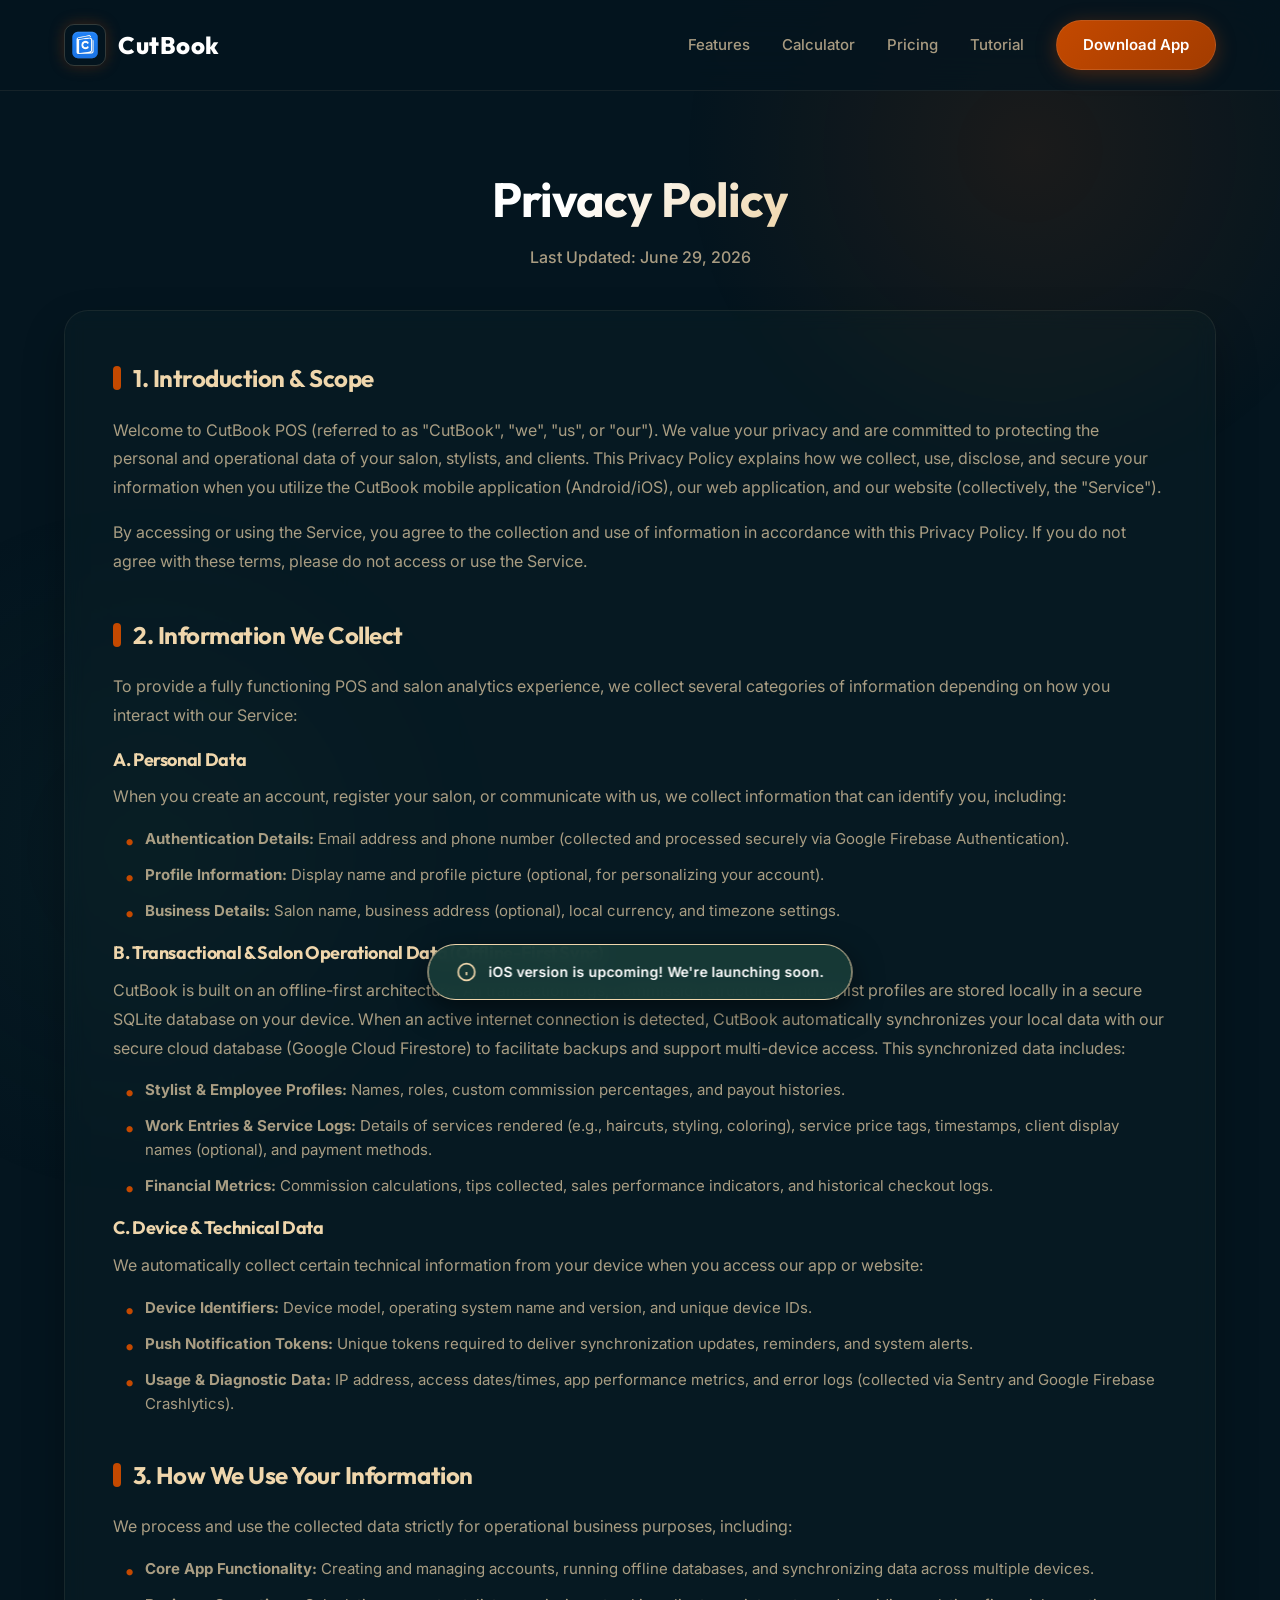
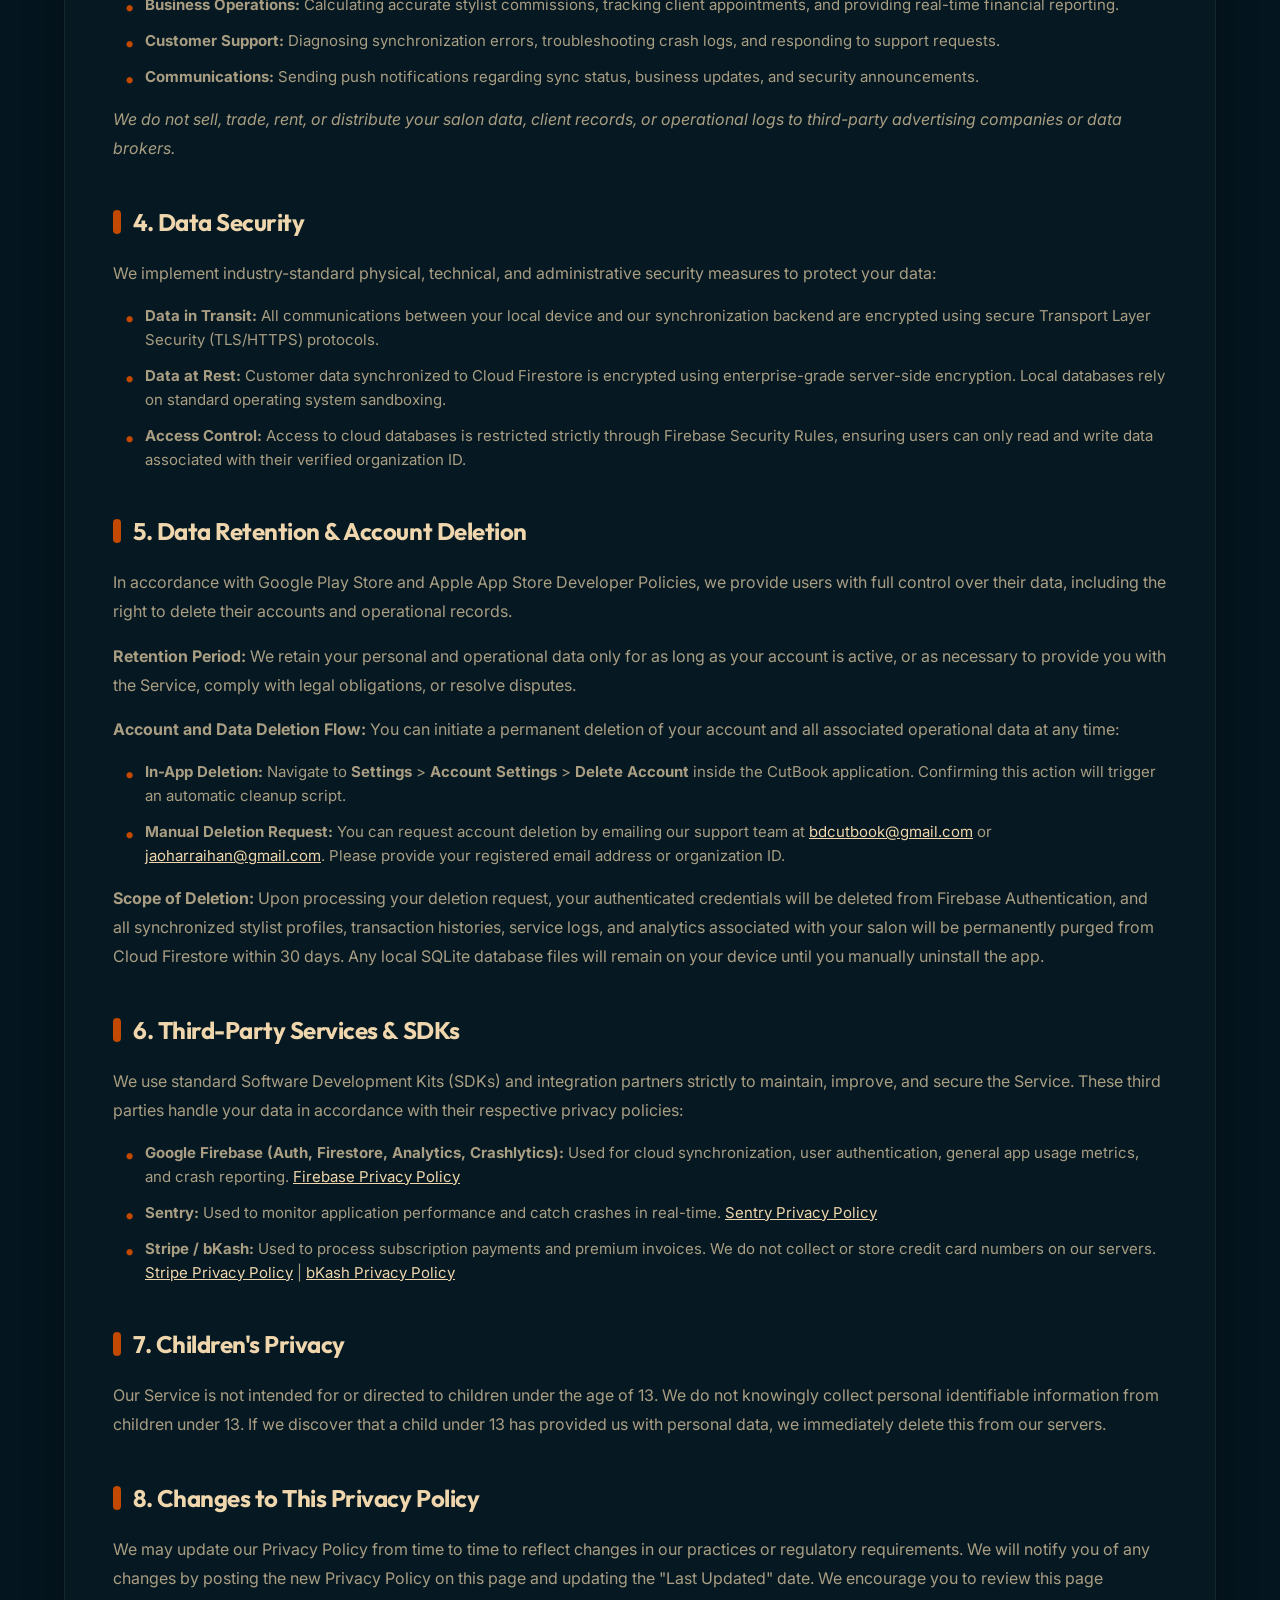
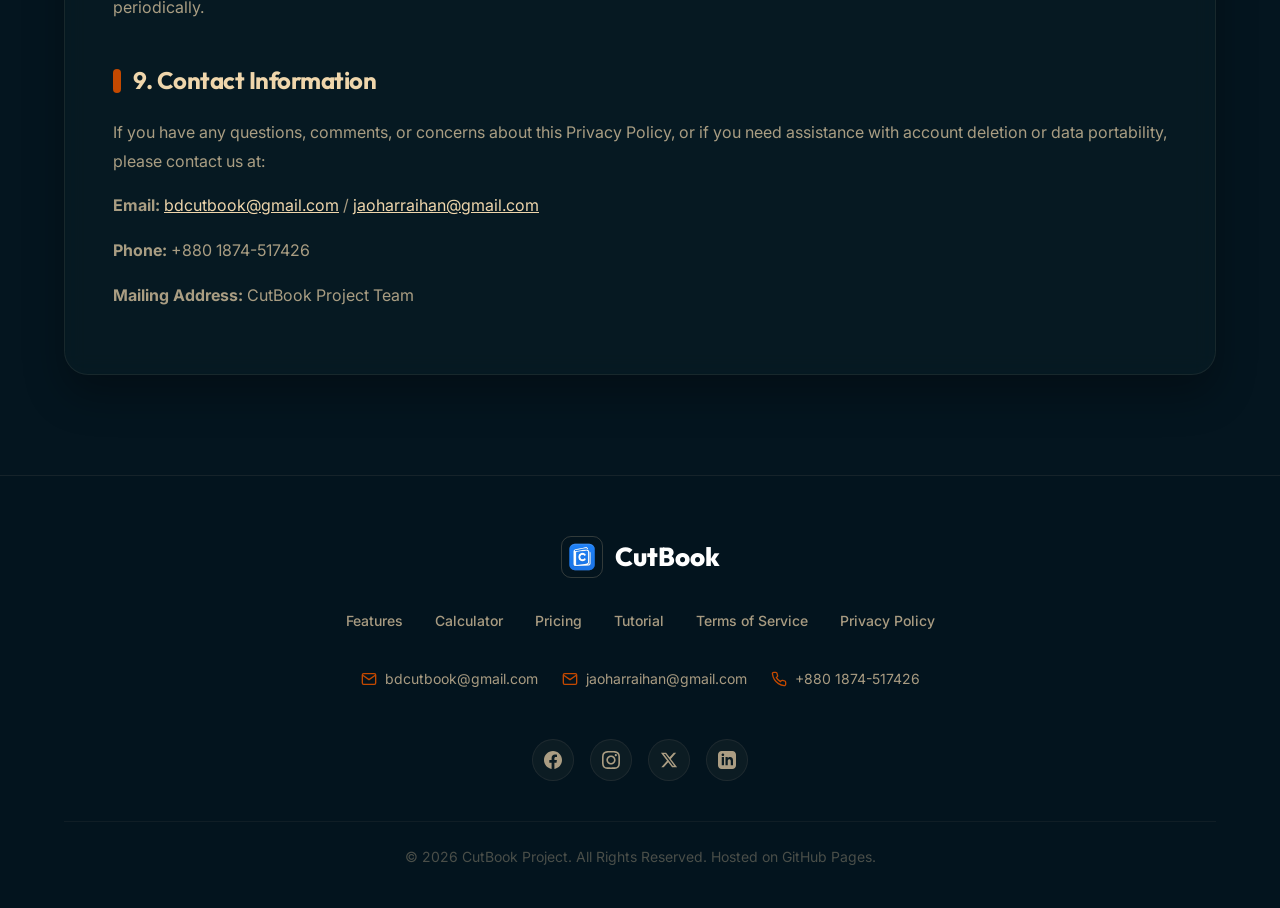
<file: Privacy/index.html>
<!DOCTYPE html>
<html lang="en">
<head>
    <meta charset="UTF-8">
    <meta name="viewport" content="width=device-width, initial-scale=1.0">
    <title>Privacy Policy - CutBook POS</title>
    <meta name="description" content="Privacy Policy for CutBook Salon Management & POS System. Learn how we handle and protect your salon's operational data.">
    
    <!-- Google Fonts -->
    <link rel="preconnect" href="https://fonts.googleapis.com">
    <link rel="preconnect" href="https://fonts.gstatic.com" crossorigin>
    <link href="https://fonts.googleapis.com/css2?family=Outfit:wght@300;400;500;600;700;800&family=Inter:wght@300;400;500;600;700&display=swap" rel="stylesheet">
    
    <style>
        :root {
            --bg-color: #04151f;
            --primary: #c44900; /* Burnt Orange */
            --primary-rgb: 196, 73, 0;
            --secondary: #efd6ac; /* Wheat */
            --secondary-rgb: 239, 214, 172;
            --slate-grey: #183a37; /* Dark Slate Grey */
            --slate-grey-rgb: 24, 58, 55;
            --violet: #432534; /* Midnight Violet */
            --violet-rgb: 67, 37, 52;
            --card-border: rgba(239, 214, 172, 0.08);
            --text-primary: #ffffff;
            --text-secondary: rgba(239, 214, 172, 0.7);
            --success: #10b981;
            --error: #ef4444;
            --transition: all 0.3s cubic-bezier(0.4, 0, 0.2, 1);
        }

        * {
            margin: 0;
            padding: 0;
            box-sizing: border-box;
        }

        html {
            scroll-behavior: smooth;
        }

        body {
            font-family: 'Inter', sans-serif;
            background-color: var(--bg-color);
            color: var(--text-primary);
            overflow-x: hidden;
            line-height: 1.6;
            position: relative;
            min-height: 100vh;
            display: flex;
            flex-direction: column;
        }

        h1, h2, h3, h4 {
            font-family: 'Outfit', sans-serif;
            font-weight: 700;
            letter-spacing: -0.02em;
        }

        /* Mouse Follower Ambient Glow */
        .cursor-glow {
            position: fixed;
            top: 0;
            left: 0;
            width: 500px;
            height: 500px;
            background: radial-gradient(circle, rgba(var(--primary-rgb), 0.08) 0%, rgba(var(--slate-grey-rgb), 0.06) 50%, rgba(0,0,0,0) 85%);
            border-radius: 50%;
            pointer-events: none;
            transform: translate(-50%, -50%);
            z-index: -1;
            opacity: 0;
            transition: opacity 0.5s ease;
        }

        /* Ambient Background Glows */
        .glow-1 {
            position: absolute;
            top: -200px;
            right: -100px;
            width: 700px;
            height: 700px;
            background: radial-gradient(circle, rgba(var(--primary-rgb), 0.12) 0%, rgba(0,0,0,0) 70%);
            z-index: 0;
            pointer-events: none;
        }

        .glow-2 {
            position: absolute;
            top: 500px;
            left: -200px;
            width: 700px;
            height: 700px;
            background: radial-gradient(circle, rgba(var(--slate-grey-rgb), 0.15) 0%, rgba(0,0,0,0) 70%);
            z-index: 0;
            pointer-events: none;
        }

        /* Container */
        .container {
            max-width: 1200px;
            margin: 0 auto;
            padding: 0 24px;
            position: relative;
            z-index: 1;
        }

        /* Header */
        header {
            padding: 20px 0;
            border-bottom: 1px solid var(--card-border);
            backdrop-filter: blur(20px);
            -webkit-backdrop-filter: blur(20px);
            position: sticky;
            top: 0;
            z-index: 100;
            background: rgba(4, 21, 31, 0.8);
            transition: var(--transition);
        }

        header.scrolled {
            padding: 14px 0;
            border-bottom: 1px solid rgba(239, 214, 172, 0.15);
            background: rgba(4, 21, 31, 0.95);
        }

        .header-content {
            display: flex;
            justify-content: space-between;
            align-items: center;
        }

        .logo {
            display: flex;
            align-items: center;
            gap: 12px;
            text-decoration: none;
            color: var(--text-primary);
            font-family: 'Outfit', sans-serif;
            font-size: 24px;
            font-weight: 800;
            letter-spacing: 0.5px;
            transition: var(--transition);
        }

        .logo img {
            height: 42px;
            width: auto;
            border-radius: 10px;
            box-shadow: 0 0 15px rgba(var(--primary-rgb), 0.3);
            border: 1.5px solid rgba(239, 214, 172, 0.2);
            transition: var(--transition);
        }

        .logo:hover img {
            transform: scale(1.05) rotate(2deg);
            box-shadow: 0 0 20px rgba(var(--primary-rgb), 0.6);
            border-color: var(--secondary);
        }

        nav {
            display: flex;
            align-items: center;
            gap: 32px;
        }

        nav a {
            color: var(--text-secondary);
            text-decoration: none;
            font-weight: 500;
            font-size: 15px;
            transition: var(--transition);
            position: relative;
        }

        nav a:not(.btn)::after {
            content: '';
            position: absolute;
            bottom: -6px;
            left: 0;
            width: 0;
            height: 2px;
            background: linear-gradient(90deg, var(--primary), var(--secondary));
            transition: var(--transition);
        }

        nav a:not(.btn):hover {
            color: var(--text-primary);
        }

        nav a:not(.btn):hover::after {
            width: 100%;
        }

        /* Buttons */
        .btn {
            display: inline-flex;
            align-items: center;
            gap: 8px;
            padding: 12px 26px;
            border-radius: 30px;
            font-weight: 600;
            text-decoration: none;
            font-size: 15px;
            transition: var(--transition);
            cursor: pointer;
            border: none;
        }

        .btn-primary {
            background: linear-gradient(135deg, var(--primary), #a33c00);
            color: #fff;
            box-shadow: 0 4px 20px rgba(var(--primary-rgb), 0.35);
            border: 1px solid rgba(255, 255, 255, 0.1);
        }

        .btn-primary:hover {
            transform: translateY(-2px);
            box-shadow: 0 6px 28px rgba(var(--primary-rgb), 0.55);
            filter: brightness(1.15);
        }

        /* Mobile Menu Toggle */
        .menu-toggle {
            display: none;
            background: none;
            border: none;
            cursor: pointer;
            z-index: 110;
        }

        .menu-toggle svg {
            width: 28px;
            height: 28px;
            stroke: var(--text-primary);
            transition: var(--transition);
        }

        /* Mobile Nav Drawer */
        .mobile-drawer {
            position: fixed;
            top: 0;
            right: -100%;
            width: 300px;
            height: 100vh;
            background: rgba(4, 21, 31, 0.98);
            border-left: 1px solid var(--card-border);
            z-index: 99;
            padding: 100px 40px;
            display: flex;
            flex-direction: column;
            gap: 24px;
            transition: 0.4s cubic-bezier(0.4, 0, 0.2, 1);
            backdrop-filter: blur(20px);
        }

        .mobile-drawer.active {
            right: 0;
        }

        .mobile-drawer a {
            color: var(--text-secondary);
            text-decoration: none;
            font-size: 18px;
            font-weight: 600;
            font-family: 'Outfit', sans-serif;
            transition: var(--transition);
        }

        .mobile-drawer a:hover {
            color: var(--secondary);
            padding-left: 8px;
        }

        /* Content Layout */
        .content-hero {
            padding: 80px 0 40px;
            text-align: center;
            position: relative;
        }

        .content-hero h1 {
            font-size: 48px;
            line-height: 1.2;
            margin-bottom: 16px;
            background: linear-gradient(135deg, #ffffff 30%, var(--secondary) 100%);
            -webkit-background-clip: text;
            background-clip: text;
            -webkit-text-fill-color: transparent;
        }

        .content-hero p {
            color: var(--text-secondary);
            font-size: 16px;
            font-weight: 500;
        }

        .content-body {
            padding-bottom: 100px;
        }

        .content-card {
            background: rgba(24, 58, 55, 0.15);
            border: 1px solid var(--card-border);
            border-radius: 24px;
            padding: 48px;
            backdrop-filter: blur(10px);
            box-shadow: 0 20px 40px rgba(0,0,0,0.3);
        }

        .content-section {
            margin-bottom: 40px;
        }

        .content-section:last-child {
            margin-bottom: 0;
        }

        .content-section h2 {
            font-size: 24px;
            color: var(--secondary);
            margin-bottom: 18px;
            display: flex;
            align-items: center;
            gap: 12px;
        }

        .content-section h2::before {
            content: '';
            display: inline-block;
            width: 8px;
            height: 24px;
            background: var(--primary);
            border-radius: 4px;
        }

        .content-section p {
            color: var(--text-secondary);
            font-size: 16px;
            line-height: 1.8;
            margin-bottom: 16px;
        }

        .content-section ul {
            list-style: none;
            padding-left: 8px;
            margin-bottom: 16px;
        }

        .content-section ul li {
            position: relative;
            padding-left: 24px;
            margin-bottom: 12px;
            color: var(--text-secondary);
            font-size: 15px;
            line-height: 1.6;
        }

        .content-section ul li::before {
            content: "•";
            color: var(--primary);
            font-weight: bold;
            font-size: 20px;
            position: absolute;
            left: 4px;
            top: -2px;
        }

        /* Footer */
        footer {
            padding: 60px 0 40px;
            border-top: 1px solid var(--card-border);
            color: var(--text-secondary);
            font-size: 14px;
            background: rgba(4, 21, 31, 0.85);
            backdrop-filter: blur(5px);
            margin-top: auto;
        }

        .footer-grid {
            display: flex;
            flex-direction: column;
            align-items: center;
            text-align: center;
            gap: 32px;
        }

        .footer-logo {
            display: flex;
            align-items: center;
            gap: 12px;
            color: #fff;
            text-decoration: none;
            font-family: 'Outfit', sans-serif;
            font-size: 26px;
            font-weight: 800;
        }

        .footer-logo img {
            height: 42px;
            border-radius: 10px;
            border: 1px solid rgba(239, 214, 172, 0.2);
        }

        .footer-links {
            display: flex;
            gap: 32px;
        }

        .footer-links a {
            color: var(--text-secondary);
            text-decoration: none;
            transition: var(--transition);
            font-weight: 500;
        }

        .footer-links a:hover {
            color: var(--secondary);
        }

        .footer-contact {
            display: flex;
            gap: 24px;
            margin: 4px 0 12px;
            flex-wrap: wrap;
            justify-content: center;
        }

        .footer-contact-item {
            display: flex;
            align-items: center;
            gap: 8px;
            color: var(--text-secondary);
            font-size: 14px;
            transition: var(--transition);
            text-decoration: none;
        }

        .footer-contact-item:hover {
            color: var(--secondary);
            transform: translateY(-1px);
        }

        .footer-contact-item svg {
            width: 16px;
            height: 16px;
            stroke: var(--primary);
            fill: none;
            stroke-width: 2;
        }

        .footer-socials {
            display: flex;
            gap: 16px;
            justify-content: center;
            align-items: center;
            margin: 4px 0 8px;
        }

        .footer-social-link {
            display: inline-flex;
            align-items: center;
            justify-content: center;
            width: 42px;
            height: 42px;
            border-radius: 50%;
            background: rgba(239, 214, 172, 0.04);
            border: 1px solid var(--card-border);
            color: var(--text-secondary);
            transition: var(--transition);
            text-decoration: none;
        }

        .footer-social-link:hover {
            color: #ffffff;
            background: rgba(196, 73, 0, 0.2);
            border-color: rgba(196, 73, 0, 0.5);
            transform: translateY(-3px);
            box-shadow: 0 8px 20px rgba(196, 73, 0, 0.25);
        }

        .footer-social-link svg {
            width: 18px;
            height: 18px;
            fill: currentColor;
        }

        .footer-copyright {
            color: rgba(239, 214, 172, 0.3);
            border-top: 1px solid rgba(239, 214, 172, 0.05);
            padding-top: 24px;
            width: 100%;
        }

        /* Global App Notification Toast */
        .global-toast {
            position: fixed;
            bottom: -100px;
            left: 50%;
            transform: translateX(-50%);
            background: rgba(24, 58, 55, 0.95);
            border: 1px solid var(--secondary);
            padding: 16px 28px;
            border-radius: 40px;
            color: #fff;
            font-size: 14px;
            font-weight: 600;
            display: flex;
            align-items: center;
            gap: 12px;
            box-shadow: 0 10px 30px rgba(0, 0, 0, 0.5);
            z-index: 1000;
            transition: all 0.4s cubic-bezier(0.175, 0.885, 0.32, 1.275);
            backdrop-filter: blur(10px);
        }

        .global-toast.show {
            bottom: 40px;
        }

        .global-toast svg {
            width: 20px;
            height: 20px;
            stroke: var(--secondary);
            fill: none;
        }

        /* Responsive Utilities */
        @media (max-width: 768px) {
            .content-hero {
                padding: 60px 0 30px;
            }
            .content-hero h1 {
                font-size: 36px;
            }
            .content-card {
                padding: 24px;
                border-radius: 16px;
            }
            nav {
                display: none;
            }
            .menu-toggle {
                display: block;
            }
        }

        @media (max-width: 480px) {
            .footer-links {
                flex-direction: column;
                gap: 16px;
            }
        }
    </style>
</head>
<body>
    <!-- Glow Effects -->
    <div class="cursor-glow" id="cursorGlow"></div>
    <div class="glow-1"></div>
    <div class="glow-2"></div>

    <!-- Header -->
    <header id="header">
        <div class="container header-content">
            <a href="../index.html" class="logo">
                <img src="../CutBook_logo.png" alt="CutBook Logo">
                CutBook
            </a>
            <nav>
                <a href="../index.html#features">Features</a>
                <a href="../index.html#calculator">Calculator</a>
                <a href="../index.html#pricing">Pricing</a>
                <a href="../index.html#tutorial">Tutorial</a>
                <a href="https://play.google.com/store/apps/details?id=com.teamcutbook.app" target="_blank" rel="noopener noreferrer" class="btn btn-primary">Download App</a>
            </nav>
            <button class="menu-toggle" id="menuToggle" aria-label="Toggle navigation menu">
                <svg fill="none" viewBox="0 0 24 24" stroke="currentColor">
                    <path d="M4 6h16M4 12h16M4 18h16" stroke-width="2" stroke-linecap="round"/>
                </svg>
            </button>
        </div>
    </header>

    <!-- Mobile Drawer -->
    <div class="mobile-drawer" id="mobileDrawer">
        <a href="../index.html#features" class="drawer-link">Features</a>
        <a href="../index.html#calculator" class="drawer-link">Calculator</a>
        <a href="../index.html#pricing" class="drawer-link">Pricing</a>
        <a href="../index.html#tutorial" class="drawer-link">Tutorial</a>
        <a href="https://play.google.com/store/apps/details?id=com.teamcutbook.app" target="_blank" rel="noopener noreferrer" class="btn btn-primary" style="margin-top: 20px;">Download App</a>
    </div>

    <!-- Content Section -->
    <div class="container content-hero">
        <h1>Privacy Policy</h1>
        <p>Last Updated: June 29, 2026</p>
    </div>

    <div class="container content-body">
        <div class="content-card">
            <section class="content-section">
                <h2>1. Introduction & Scope</h2>
                <p>Welcome to CutBook POS (referred to as "CutBook", "we", "us", or "our"). We value your privacy and are committed to protecting the personal and operational data of your salon, stylists, and clients. This Privacy Policy explains how we collect, use, disclose, and secure your information when you utilize the CutBook mobile application (Android/iOS), our web application, and our website (collectively, the "Service").</p>
                <p>By accessing or using the Service, you agree to the collection and use of information in accordance with this Privacy Policy. If you do not agree with these terms, please do not access or use the Service.</p>
            </section>

            <section class="content-section">
                <h2>2. Information We Collect</h2>
                <p>To provide a fully functioning POS and salon analytics experience, we collect several categories of information depending on how you interact with our Service:</p>
                
                <h3 style="color: var(--secondary); font-size: 18px; margin: 16px 0 8px; font-family: 'Outfit', sans-serif;">A. Personal Data</h3>
                <p>When you create an account, register your salon, or communicate with us, we collect information that can identify you, including:</p>
                <ul>
                    <li><strong>Authentication Details:</strong> Email address and phone number (collected and processed securely via Google Firebase Authentication).</li>
                    <li><strong>Profile Information:</strong> Display name and profile picture (optional, for personalizing your account).</li>
                    <li><strong>Business Details:</strong> Salon name, business address (optional), local currency, and timezone settings.</li>
                </ul>

                <h3 style="color: var(--secondary); font-size: 18px; margin: 16px 0 8px; font-family: 'Outfit', sans-serif;">B. Transactional & Salon Operational Data (Offline-First Sync)</h3>
                <p>CutBook is built on an offline-first architecture. All transaction logs, commission structures, and stylist profiles are stored locally in a secure SQLite database on your device. When an active internet connection is detected, CutBook automatically synchronizes your local data with our secure cloud database (Google Cloud Firestore) to facilitate backups and support multi-device access. This synchronized data includes:</p>
                <ul>
                    <li><strong>Stylist & Employee Profiles:</strong> Names, roles, custom commission percentages, and payout histories.</li>
                    <li><strong>Work Entries & Service Logs:</strong> Details of services rendered (e.g., haircuts, styling, coloring), service price tags, timestamps, client display names (optional), and payment methods.</li>
                    <li><strong>Financial Metrics:</strong> Commission calculations, tips collected, sales performance indicators, and historical checkout logs.</li>
                </ul>

                <h3 style="color: var(--secondary); font-size: 18px; margin: 16px 0 8px; font-family: 'Outfit', sans-serif;">C. Device & Technical Data</h3>
                <p>We automatically collect certain technical information from your device when you access our app or website:</p>
                <ul>
                    <li><strong>Device Identifiers:</strong> Device model, operating system name and version, and unique device IDs.</li>
                    <li><strong>Push Notification Tokens:</strong> Unique tokens required to deliver synchronization updates, reminders, and system alerts.</li>
                    <li><strong>Usage & Diagnostic Data:</strong> IP address, access dates/times, app performance metrics, and error logs (collected via Sentry and Google Firebase Crashlytics).</li>
                </ul>
            </section>

            <section class="content-section">
                <h2>3. How We Use Your Information</h2>
                <p>We process and use the collected data strictly for operational business purposes, including:</p>
                <ul>
                    <li><strong>Core App Functionality:</strong> Creating and managing accounts, running offline databases, and synchronizing data across multiple devices.</li>
                    <li><strong>Business Operations:</strong> Calculating accurate stylist commissions, tracking client appointments, and providing real-time financial reporting.</li>
                    <li><strong>Customer Support:</strong> Diagnosing synchronization errors, troubleshooting crash logs, and responding to support requests.</li>
                    <li><strong>Communications:</strong> Sending push notifications regarding sync status, business updates, and security announcements.</li>
                </ul>
                <p><em>We do not sell, trade, rent, or distribute your salon data, client records, or operational logs to third-party advertising companies or data brokers.</em></p>
            </section>

            <section class="content-section">
                <h2>4. Data Security</h2>
                <p>We implement industry-standard physical, technical, and administrative security measures to protect your data:</p>
                <ul>
                    <li><strong>Data in Transit:</strong> All communications between your local device and our synchronization backend are encrypted using secure Transport Layer Security (TLS/HTTPS) protocols.</li>
                    <li><strong>Data at Rest:</strong> Customer data synchronized to Cloud Firestore is encrypted using enterprise-grade server-side encryption. Local databases rely on standard operating system sandboxing.</li>
                    <li><strong>Access Control:</strong> Access to cloud databases is restricted strictly through Firebase Security Rules, ensuring users can only read and write data associated with their verified organization ID.</li>
                </ul>
            </section>

            <section class="content-section">
                <h2>5. Data Retention & Account Deletion</h2>
                <p>In accordance with Google Play Store and Apple App Store Developer Policies, we provide users with full control over their data, including the right to delete their accounts and operational records.</p>
                <p><strong>Retention Period:</strong> We retain your personal and operational data only for as long as your account is active, or as necessary to provide you with the Service, comply with legal obligations, or resolve disputes.</p>
                <p><strong>Account and Data Deletion Flow:</strong> You can initiate a permanent deletion of your account and all associated operational data at any time:</p>
                <ul>
                    <li><strong>In-App Deletion:</strong> Navigate to <strong>Settings</strong> &gt; <strong>Account Settings</strong> &gt; <strong>Delete Account</strong> inside the CutBook application. Confirming this action will trigger an automatic cleanup script.</li>
                    <li><strong>Manual Deletion Request:</strong> You can request account deletion by emailing our support team at <a href="mailto:bdcutbook@gmail.com" style="color: var(--secondary); text-decoration: underline;">bdcutbook@gmail.com</a> or <a href="mailto:jaoharraihan@gmail.com" style="color: var(--secondary); text-decoration: underline;">jaoharraihan@gmail.com</a>. Please provide your registered email address or organization ID.</li>
                </ul>
                <p><strong>Scope of Deletion:</strong> Upon processing your deletion request, your authenticated credentials will be deleted from Firebase Authentication, and all synchronized stylist profiles, transaction histories, service logs, and analytics associated with your salon will be permanently purged from Cloud Firestore within 30 days. Any local SQLite database files will remain on your device until you manually uninstall the app.</p>
            </section>

            <section class="content-section">
                <h2>6. Third-Party Services & SDKs</h2>
                <p>We use standard Software Development Kits (SDKs) and integration partners strictly to maintain, improve, and secure the Service. These third parties handle your data in accordance with their respective privacy policies:</p>
                <ul>
                    <li><strong>Google Firebase (Auth, Firestore, Analytics, Crashlytics):</strong> Used for cloud synchronization, user authentication, general app usage metrics, and crash reporting. <a href="https://firebase.google.com/support/privacy" target="_blank" style="color: var(--secondary); text-decoration: underline;">Firebase Privacy Policy</a></li>
                    <li><strong>Sentry:</strong> Used to monitor application performance and catch crashes in real-time. <a href="https://sentry.io/privacy/" target="_blank" style="color: var(--secondary); text-decoration: underline;">Sentry Privacy Policy</a></li>
                    <li><strong>Stripe / bKash:</strong> Used to process subscription payments and premium invoices. We do not collect or store credit card numbers on our servers. <a href="https://stripe.com/privacy" target="_blank" style="color: var(--secondary); text-decoration: underline;">Stripe Privacy Policy</a> | <a href="https://www.bkash.com/privacy-policy" target="_blank" style="color: var(--secondary); text-decoration: underline;">bKash Privacy Policy</a></li>
                </ul>
            </section>

            <section class="content-section">
                <h2>7. Children's Privacy</h2>
                <p>Our Service is not intended for or directed to children under the age of 13. We do not knowingly collect personal identifiable information from children under 13. If we discover that a child under 13 has provided us with personal data, we immediately delete this from our servers.</p>
            </section>

            <section class="content-section">
                <h2>8. Changes to This Privacy Policy</h2>
                <p>We may update our Privacy Policy from time to time to reflect changes in our practices or regulatory requirements. We will notify you of any changes by posting the new Privacy Policy on this page and updating the "Last Updated" date. We encourage you to review this page periodically.</p>
            </section>

            <section class="content-section">
                <h2>9. Contact Information</h2>
                <p>If you have any questions, comments, or concerns about this Privacy Policy, or if you need assistance with account deletion or data portability, please contact us at:</p>
                <p><strong>Email:</strong> <a href="mailto:bdcutbook@gmail.com" style="color: var(--secondary); text-decoration: underline;">bdcutbook@gmail.com</a> / <a href="mailto:jaoharraihan@gmail.com" style="color: var(--secondary); text-decoration: underline;">jaoharraihan@gmail.com</a></p>
                <p><strong>Phone:</strong> +880 1874-517426</p>
                <p><strong>Mailing Address:</strong> CutBook Project Team</p>
            </section>
        </div>
    </div>

    <!-- Footer -->
    <footer>
        <div class="container footer-grid">
            <a href="../index.html" class="footer-logo">
                <img src="../CutBook_logo.png" alt="CutBook Logo">
                CutBook
            </a>
            
            <div class="footer-links">
                <a href="../index.html#features">Features</a>
                <a href="../index.html#calculator">Calculator</a>
                <a href="../index.html#pricing">Pricing</a>
                <a href="../index.html#tutorial">Tutorial</a>
                <a href="../Terms/index.html">Terms of Service</a>
                <a href="index.html">Privacy Policy</a>
            </div>
            
            <div class="footer-contact">
                <a href="mailto:bdcutbook@gmail.com" class="footer-contact-item">
                    <svg viewBox="0 0 24 24"><path d="M4 4h16c1.1 0 2 .9 2 2v12c0 1.1-.9 2-2 2H4c-1.1 0-2-.9-2-2V6c0-1.1.9-2 2-2z"/><path d="m22 6-10 7L2 6"/></svg>
                    bdcutbook@gmail.com
                </a>
                <a href="mailto:jaoharraihan@gmail.com" class="footer-contact-item">
                    <svg viewBox="0 0 24 24"><path d="M4 4h16c1.1 0 2 .9 2 2v12c0 1.1-.9 2-2 2H4c-1.1 0-2-.9-2-2V6c0-1.1.9-2 2-2z"/><path d="m22 6-10 7L2 6"/></svg>
                    jaoharraihan@gmail.com
                </a>
                <a href="tel:+8801874517426" class="footer-contact-item">
                    <svg viewBox="0 0 24 24"><path d="M22 16.92v3a2 2 0 0 1-2.18 2 19.79 19.79 0 0 1-8.63-3.07 19.5 19.5 0 0 1-6-6 19.79 19.79 0 0 1-3.07-8.67A2 2 0 0 1 4.11 2h3a2 2 0 0 1 2 1.72 12.84 12.84 0 0 0 .7 2.81 2 2 0 0 1-.45 2.11L8.09 9.91a16 16 0 0 0 6 6l1.27-1.27a2 2 0 0 1 2.11-.45 12.84 12.84 0 0 0 2.81.7A2 2 0 0 1 22 16.92z"/></svg>
                    +880 1874-517426
                </a>
            </div>

            <!-- Social Links -->
            <div class="footer-socials">
                <a href="https://www.facebook.com/61594201914808" target="_blank" rel="noopener noreferrer" class="footer-social-link" aria-label="Facebook">
                    <svg viewBox="0 0 24 24"><path d="M24 12.073c0-6.627-5.373-12-12-12s-12 5.373-12 12c0 5.99 4.388 10.954 10.125 11.854v-8.385H7.078v-3.47h3.047V9.43c0-3.007 1.792-4.669 4.533-4.669 1.312 0 2.686.235 2.686.235v2.953H15.83c-1.491 0-1.956.925-1.956 1.874v2.25h3.328l-.532 3.47h-2.796v8.385C19.612 23.027 24 18.062 24 12.073z"/></svg>
                </a>
                <a href="https://www.instagram.com/teamcutbook" target="_blank" rel="noopener noreferrer" class="footer-social-link" aria-label="Instagram">
                    <svg viewBox="0 0 24 24"><path d="M12 2.163c3.204 0 3.584.012 4.85.07 3.252.148 4.771 1.691 4.919 4.919.058 1.265.069 1.645.069 4.849 0 3.205-.012 3.584-.069 4.849-.149 3.225-1.664 4.771-4.919 4.919-1.266.058-1.644.07-4.85.07-3.204 0-3.584-.012-4.849-.07-3.26-.149-4.771-1.699-4.919-4.92-.058-1.265-.07-1.644-.07-4.849 0-3.204.013-3.583.07-4.849.149-3.227 1.664-4.771 4.919-4.919 1.266-.057 1.645-.069 4.849-.069zm0-2.163c-3.259 0-3.667.014-4.947.072-4.358.2-6.78 2.618-6.98 6.98-.059 1.281-.073 1.689-.073 4.948 0 3.259.014 3.668.072 4.948.2 4.358 2.618 6.78 6.98 6.98 1.281.058 1.689.072 4.948.072 3.259 0 3.668-.014 4.948-.072 4.354-.2 6.782-2.618 6.979-6.98.059-1.28.073-1.689.073-4.948 0-3.259-.014-3.667-.072-4.947-.196-4.354-2.617-6.78-6.979-6.98-1.281-.059-1.69-.073-4.949-.073zm0 5.838c-3.403 0-6.162 2.759-6.162 6.162s2.759 6.163 6.162 6.163 6.162-2.759 6.162-6.163c0-3.403-2.759-6.162-6.162-6.162zm0 10.162c-2.209 0-4-1.79-4-4 0-2.209 1.791-4 4-4s4 1.791 4 4c0 2.21-1.791 4-4 4zm6.406-11.845c-.796 0-1.441.645-1.441 1.44s.645 1.44 1.441 1.44c.795 0 1.439-.645 1.439-1.44s-.644-1.44-1.439-1.44z"/></svg>
                </a>
                <a href="https://x.com/teamcutbook" target="_blank" rel="noopener noreferrer" class="footer-social-link" aria-label="X (Twitter)">
                    <svg viewBox="0 0 24 24"><path d="M18.244 2.25h3.308l-7.227 8.26 8.502 11.24H16.17l-5.214-6.817L4.99 21.75H1.68l7.73-8.835L1.254 2.25H8.08l4.713 6.231zm-1.161 17.52h1.833L7.084 4.126H5.117z"/></svg>
                </a>
                <a href="https://www.linkedin.com/company/cutbook" target="_blank" rel="noopener noreferrer" class="footer-social-link" aria-label="LinkedIn">
                    <svg viewBox="0 0 24 24"><path d="M19 0h-14c-2.761 0-5 2.239-5 5v14c0 2.761 2.239 5 5 5h14c2.762 0 5-2.239 5-5v-14c0-2.761-2.238-5-5-5zm-11 19h-3v-11h3v11zm-1.5-12.268c-.966 0-1.75-.79-1.75-1.764s.784-1.764 1.75-1.764 1.75.79 1.75 1.764-.783 1.764-1.75 1.764zm13.5 12.268h-3v-5.604c0-3.368-4-3.113-4 0v5.604h-3v-11h3v1.765c1.396-2.586 7-2.777 7 2.476v6.759z"/></svg>
                </a>
            </div>
            
            <p class="footer-copyright">&copy; 2026 CutBook Project. All Rights Reserved. Hosted on GitHub Pages.</p>
        </div>
    </footer>

    <!-- Global App Notification Toast -->
    <div class="global-toast" id="globalAppToast">
        <svg viewBox="0 0 24 24">
            <circle cx="12" cy="12" r="10" stroke-width="2"/>
            <line x1="12" y1="16" x2="12" y2="12" stroke-width="2"/>
            <line x1="12" y1="8" x2="12.01" y2="8" stroke-width="2"/>
        </svg>
        <span>iOS version is upcoming! We're launching soon.</span>
    </div>

    <!-- JavaScript -->
    <script>
        // Mouse Following Glow Effect
        const cursorGlow = document.getElementById('cursorGlow');
        document.addEventListener('mousemove', (e) => {
            cursorGlow.style.opacity = '1';
            cursorGlow.style.left = e.clientX + 'px';
            cursorGlow.style.top = e.clientY + 'px';
        });
        document.addEventListener('mouseleave', () => {
            cursorGlow.style.opacity = '0';
        });

        // Header Scrolled styling
        const header = document.getElementById('header');
        window.addEventListener('scroll', () => {
            if (window.scrollY > 50) {
                header.classList.add('scrolled');
            } else {
                header.classList.remove('scrolled');
            }
        });

        // Mobile drawer navigation
        const menuToggle = document.getElementById('menuToggle');
        const mobileDrawer = document.getElementById('mobileDrawer');
        
        menuToggle.addEventListener('click', () => {
            mobileDrawer.classList.toggle('active');
        });

        // Close drawer when clicking a link
        document.querySelectorAll('.drawer-link').forEach(link => {
            link.addEventListener('click', () => {
                mobileDrawer.classList.remove('active');
            });
        });

        // Live App Store Upcoming Toast
        function triggerUpcomingAppToast() {
            const toast = document.getElementById('globalAppToast');
            toast.classList.add('show');
            setTimeout(() => {
                toast.classList.remove('show');
            }, 3000);
        }
    </script>
</body>
</html>
</file>
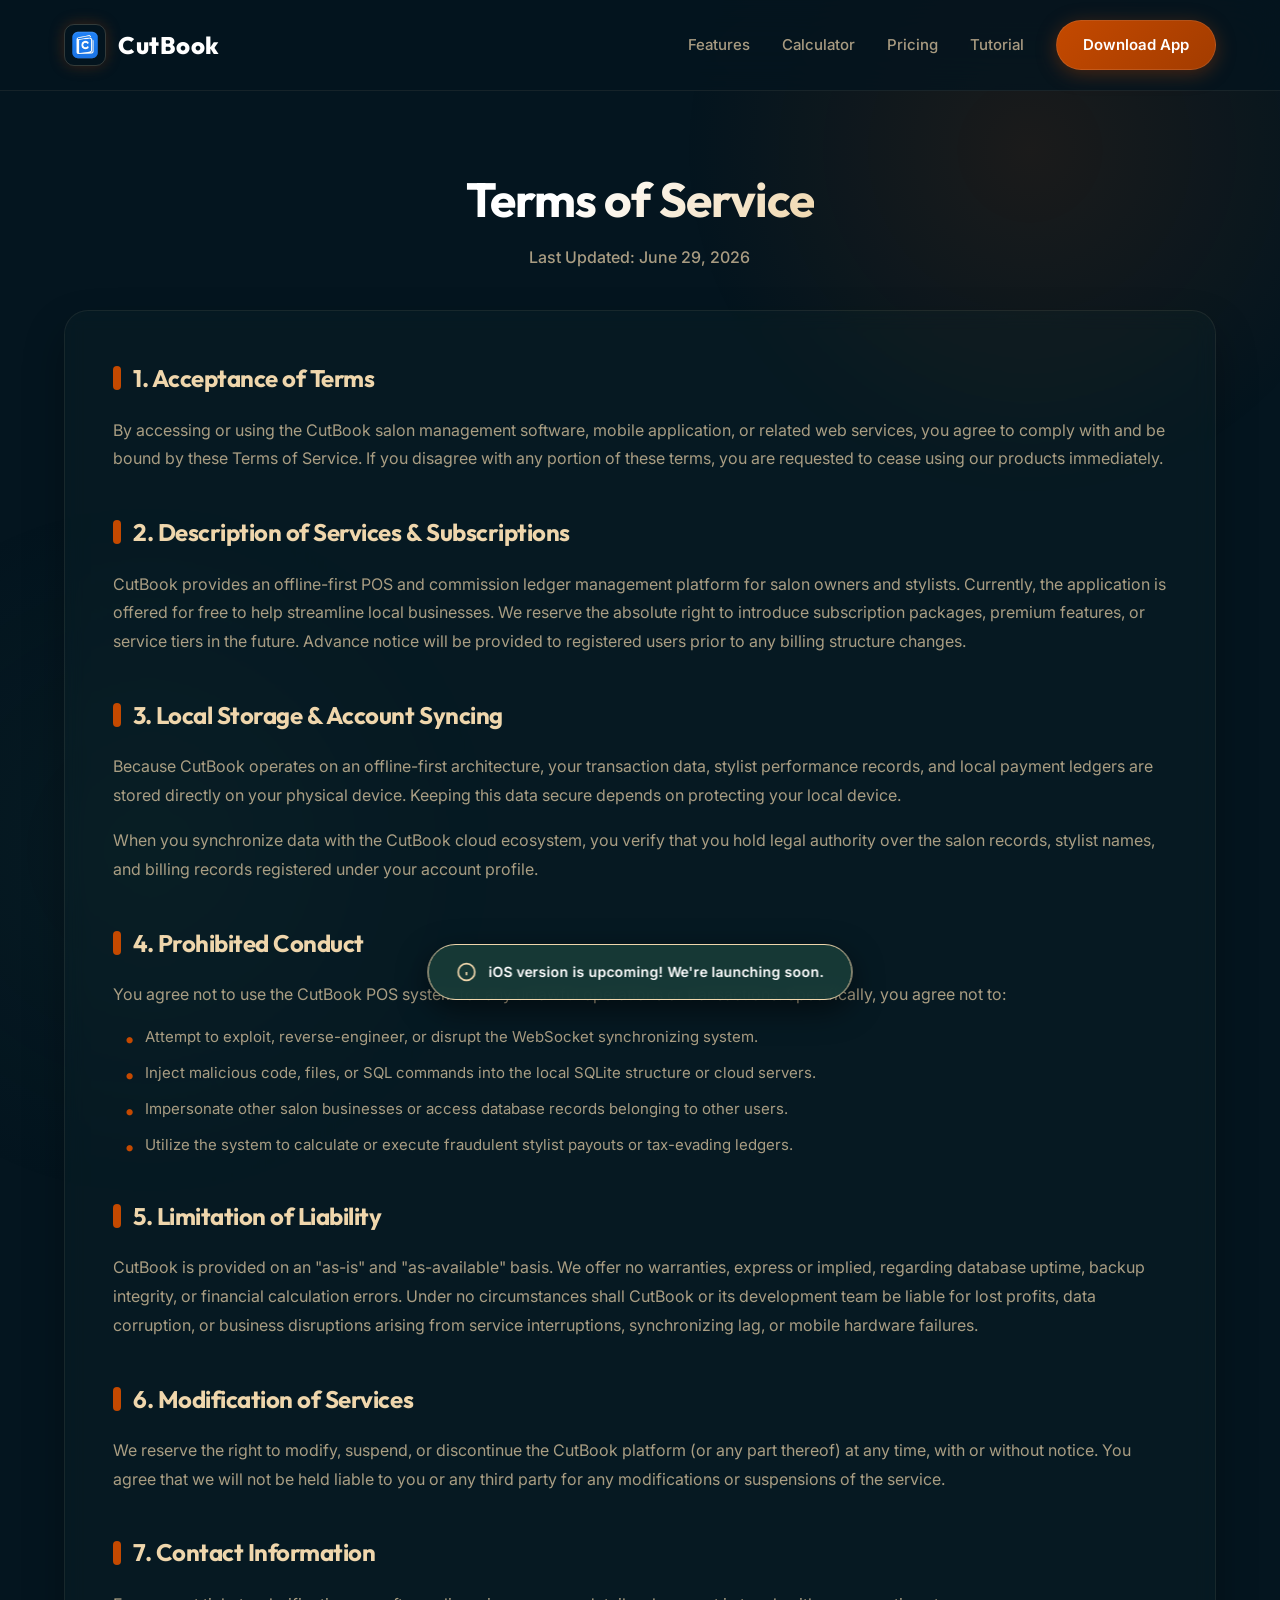
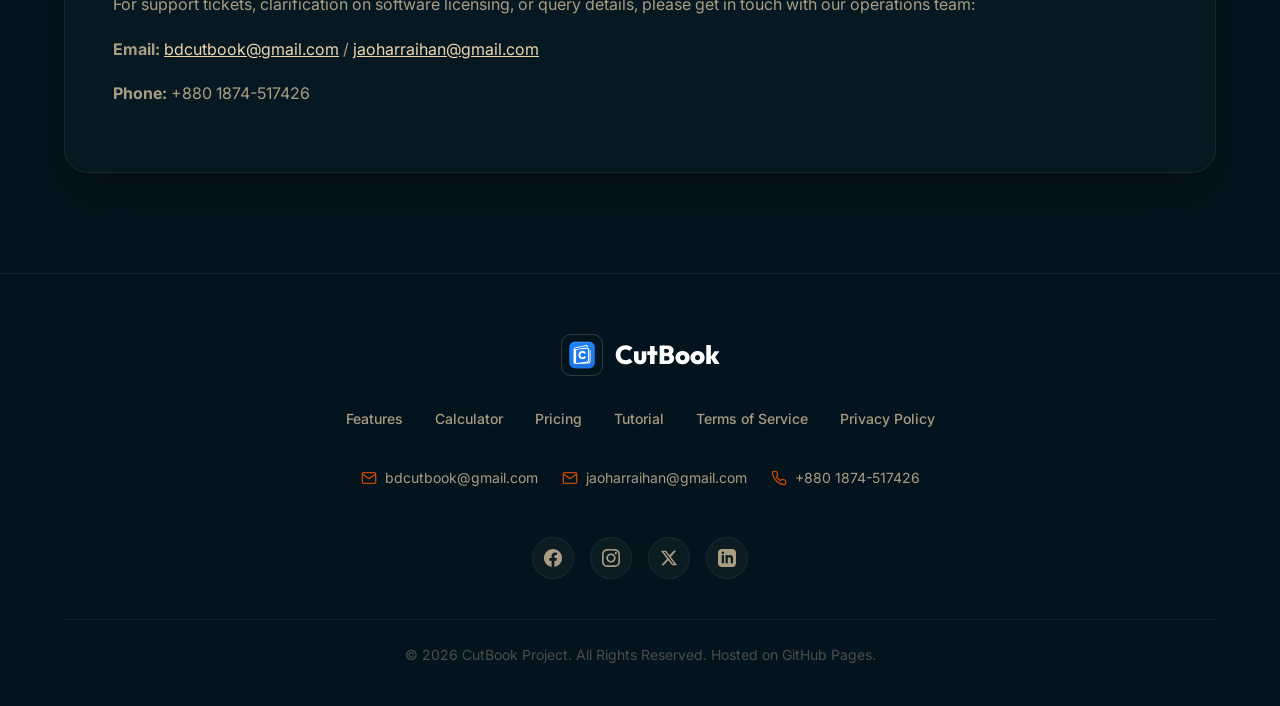
<file: Terms/index.html>
<!DOCTYPE html>
<html lang="en">
<head>
    <meta charset="UTF-8">
    <meta name="viewport" content="width=device-width, initial-scale=1.0">
    <title>Terms of Service - CutBook POS</title>
    <meta name="description" content="Terms of Service for CutBook Salon Management & POS System. Outline of terms and guidelines for salon operational management.">
    
    <!-- Google Fonts -->
    <link rel="preconnect" href="https://fonts.googleapis.com">
    <link rel="preconnect" href="https://fonts.gstatic.com" crossorigin>
    <link href="https://fonts.googleapis.com/css2?family=Outfit:wght@300;400;500;600;700;800&family=Inter:wght@300;400;500;600;700&display=swap" rel="stylesheet">
    
    <style>
        :root {
            --bg-color: #04151f;
            --primary: #c44900; /* Burnt Orange */
            --primary-rgb: 196, 73, 0;
            --secondary: #efd6ac; /* Wheat */
            --secondary-rgb: 239, 214, 172;
            --slate-grey: #183a37; /* Dark Slate Grey */
            --slate-grey-rgb: 24, 58, 55;
            --violet: #432534; /* Midnight Violet */
            --violet-rgb: 67, 37, 52;
            --card-border: rgba(239, 214, 172, 0.08);
            --text-primary: #ffffff;
            --text-secondary: rgba(239, 214, 172, 0.7);
            --success: #10b981;
            --error: #ef4444;
            --transition: all 0.3s cubic-bezier(0.4, 0, 0.2, 1);
        }

        * {
            margin: 0;
            padding: 0;
            box-sizing: border-box;
        }

        html {
            scroll-behavior: smooth;
        }

        body {
            font-family: 'Inter', sans-serif;
            background-color: var(--bg-color);
            color: var(--text-primary);
            overflow-x: hidden;
            line-height: 1.6;
            position: relative;
            min-height: 100vh;
            display: flex;
            flex-direction: column;
        }

        h1, h2, h3, h4 {
            font-family: 'Outfit', sans-serif;
            font-weight: 700;
            letter-spacing: -0.02em;
        }

        /* Mouse Follower Ambient Glow */
        .cursor-glow {
            position: fixed;
            top: 0;
            left: 0;
            width: 500px;
            height: 500px;
            background: radial-gradient(circle, rgba(var(--primary-rgb), 0.08) 0%, rgba(var(--slate-grey-rgb), 0.06) 50%, rgba(0,0,0,0) 85%);
            border-radius: 50%;
            pointer-events: none;
            transform: translate(-50%, -50%);
            z-index: -1;
            opacity: 0;
            transition: opacity 0.5s ease;
        }

        /* Ambient Background Glows */
        .glow-1 {
            position: absolute;
            top: -200px;
            right: -100px;
            width: 700px;
            height: 700px;
            background: radial-gradient(circle, rgba(var(--primary-rgb), 0.12) 0%, rgba(0,0,0,0) 70%);
            z-index: 0;
            pointer-events: none;
        }

        .glow-2 {
            position: absolute;
            top: 500px;
            left: -200px;
            width: 700px;
            height: 700px;
            background: radial-gradient(circle, rgba(var(--slate-grey-rgb), 0.15) 0%, rgba(0,0,0,0) 70%);
            z-index: 0;
            pointer-events: none;
        }

        /* Container */
        .container {
            max-width: 1200px;
            margin: 0 auto;
            padding: 0 24px;
            position: relative;
            z-index: 1;
        }

        /* Header */
        header {
            padding: 20px 0;
            border-bottom: 1px solid var(--card-border);
            backdrop-filter: blur(20px);
            -webkit-backdrop-filter: blur(20px);
            position: sticky;
            top: 0;
            z-index: 100;
            background: rgba(4, 21, 31, 0.8);
            transition: var(--transition);
        }

        header.scrolled {
            padding: 14px 0;
            border-bottom: 1px solid rgba(239, 214, 172, 0.15);
            background: rgba(4, 21, 31, 0.95);
        }

        .header-content {
            display: flex;
            justify-content: space-between;
            align-items: center;
        }

        .logo {
            display: flex;
            align-items: center;
            gap: 12px;
            text-decoration: none;
            color: var(--text-primary);
            font-family: 'Outfit', sans-serif;
            font-size: 24px;
            font-weight: 800;
            letter-spacing: 0.5px;
            transition: var(--transition);
        }

        .logo img {
            height: 42px;
            width: auto;
            border-radius: 10px;
            box-shadow: 0 0 15px rgba(var(--primary-rgb), 0.3);
            border: 1.5px solid rgba(239, 214, 172, 0.2);
            transition: var(--transition);
        }

        .logo:hover img {
            transform: scale(1.05) rotate(2deg);
            box-shadow: 0 0 20px rgba(var(--primary-rgb), 0.6);
            border-color: var(--secondary);
        }

        nav {
            display: flex;
            align-items: center;
            gap: 32px;
        }

        nav a {
            color: var(--text-secondary);
            text-decoration: none;
            font-weight: 500;
            font-size: 15px;
            transition: var(--transition);
            position: relative;
        }

        nav a:not(.btn)::after {
            content: '';
            position: absolute;
            bottom: -6px;
            left: 0;
            width: 0;
            height: 2px;
            background: linear-gradient(90deg, var(--primary), var(--secondary));
            transition: var(--transition);
        }

        nav a:not(.btn):hover {
            color: var(--text-primary);
        }

        nav a:not(.btn):hover::after {
            width: 100%;
        }

        /* Buttons */
        .btn {
            display: inline-flex;
            align-items: center;
            gap: 8px;
            padding: 12px 26px;
            border-radius: 30px;
            font-weight: 600;
            text-decoration: none;
            font-size: 15px;
            transition: var(--transition);
            cursor: pointer;
            border: none;
        }

        .btn-primary {
            background: linear-gradient(135deg, var(--primary), #a33c00);
            color: #fff;
            box-shadow: 0 4px 20px rgba(var(--primary-rgb), 0.35);
            border: 1px solid rgba(255, 255, 255, 0.1);
        }

        .btn-primary:hover {
            transform: translateY(-2px);
            box-shadow: 0 6px 28px rgba(var(--primary-rgb), 0.55);
            filter: brightness(1.15);
        }

        /* Mobile Menu Toggle */
        .menu-toggle {
            display: none;
            background: none;
            border: none;
            cursor: pointer;
            z-index: 110;
        }

        .menu-toggle svg {
            width: 28px;
            height: 28px;
            stroke: var(--text-primary);
            transition: var(--transition);
        }

        /* Mobile Nav Drawer */
        .mobile-drawer {
            position: fixed;
            top: 0;
            right: -100%;
            width: 300px;
            height: 100vh;
            background: rgba(4, 21, 31, 0.98);
            border-left: 1px solid var(--card-border);
            z-index: 99;
            padding: 100px 40px;
            display: flex;
            flex-direction: column;
            gap: 24px;
            transition: 0.4s cubic-bezier(0.4, 0, 0.2, 1);
            backdrop-filter: blur(20px);
        }

        .mobile-drawer.active {
            right: 0;
        }

        .mobile-drawer a {
            color: var(--text-secondary);
            text-decoration: none;
            font-size: 18px;
            font-weight: 600;
            font-family: 'Outfit', sans-serif;
            transition: var(--transition);
        }

        .mobile-drawer a:hover {
            color: var(--secondary);
            padding-left: 8px;
        }

        /* Content Layout */
        .content-hero {
            padding: 80px 0 40px;
            text-align: center;
            position: relative;
        }

        .content-hero h1 {
            font-size: 48px;
            line-height: 1.2;
            margin-bottom: 16px;
            background: linear-gradient(135deg, #ffffff 30%, var(--secondary) 100%);
            -webkit-background-clip: text;
            background-clip: text;
            -webkit-text-fill-color: transparent;
        }

        .content-hero p {
            color: var(--text-secondary);
            font-size: 16px;
            font-weight: 500;
        }

        .content-body {
            padding-bottom: 100px;
        }

        .content-card {
            background: rgba(24, 58, 55, 0.15);
            border: 1px solid var(--card-border);
            border-radius: 24px;
            padding: 48px;
            backdrop-filter: blur(10px);
            box-shadow: 0 20px 40px rgba(0,0,0,0.3);
        }

        .content-section {
            margin-bottom: 40px;
        }

        .content-section:last-child {
            margin-bottom: 0;
        }

        .content-section h2 {
            font-size: 24px;
            color: var(--secondary);
            margin-bottom: 18px;
            display: flex;
            align-items: center;
            gap: 12px;
        }

        .content-section h2::before {
            content: '';
            display: inline-block;
            width: 8px;
            height: 24px;
            background: var(--primary);
            border-radius: 4px;
        }

        .content-section p {
            color: var(--text-secondary);
            font-size: 16px;
            line-height: 1.8;
            margin-bottom: 16px;
        }

        .content-section ul {
            list-style: none;
            padding-left: 8px;
            margin-bottom: 16px;
        }

        .content-section ul li {
            position: relative;
            padding-left: 24px;
            margin-bottom: 12px;
            color: var(--text-secondary);
            font-size: 15px;
            line-height: 1.6;
        }

        .content-section ul li::before {
            content: "•";
            color: var(--primary);
            font-weight: bold;
            font-size: 20px;
            position: absolute;
            left: 4px;
            top: -2px;
        }

        /* Footer */
        footer {
            padding: 60px 0 40px;
            border-top: 1px solid var(--card-border);
            color: var(--text-secondary);
            font-size: 14px;
            background: rgba(4, 21, 31, 0.85);
            backdrop-filter: blur(5px);
            margin-top: auto;
        }

        .footer-grid {
            display: flex;
            flex-direction: column;
            align-items: center;
            text-align: center;
            gap: 32px;
        }

        .footer-logo {
            display: flex;
            align-items: center;
            gap: 12px;
            color: #fff;
            text-decoration: none;
            font-family: 'Outfit', sans-serif;
            font-size: 26px;
            font-weight: 800;
        }

        .footer-logo img {
            height: 42px;
            border-radius: 10px;
            border: 1px solid rgba(239, 214, 172, 0.2);
        }

        .footer-links {
            display: flex;
            gap: 32px;
        }

        .footer-links a {
            color: var(--text-secondary);
            text-decoration: none;
            transition: var(--transition);
            font-weight: 500;
        }

        .footer-links a:hover {
            color: var(--secondary);
        }

        .footer-contact {
            display: flex;
            gap: 24px;
            margin: 4px 0 12px;
            flex-wrap: wrap;
            justify-content: center;
        }

        .footer-contact-item {
            display: flex;
            align-items: center;
            gap: 8px;
            color: var(--text-secondary);
            font-size: 14px;
            transition: var(--transition);
            text-decoration: none;
        }

        .footer-contact-item:hover {
            color: var(--secondary);
            transform: translateY(-1px);
        }

        .footer-contact-item svg {
            width: 16px;
            height: 16px;
            stroke: var(--primary);
            fill: none;
            stroke-width: 2;
        }

        .footer-socials {
            display: flex;
            gap: 16px;
            justify-content: center;
            align-items: center;
            margin: 4px 0 8px;
        }

        .footer-social-link {
            display: inline-flex;
            align-items: center;
            justify-content: center;
            width: 42px;
            height: 42px;
            border-radius: 50%;
            background: rgba(239, 214, 172, 0.04);
            border: 1px solid var(--card-border);
            color: var(--text-secondary);
            transition: var(--transition);
            text-decoration: none;
        }

        .footer-social-link:hover {
            color: #ffffff;
            background: rgba(196, 73, 0, 0.2);
            border-color: rgba(196, 73, 0, 0.5);
            transform: translateY(-3px);
            box-shadow: 0 8px 20px rgba(196, 73, 0, 0.25);
        }

        .footer-social-link svg {
            width: 18px;
            height: 18px;
            fill: currentColor;
        }

        .footer-copyright {
            color: rgba(239, 214, 172, 0.3);
            border-top: 1px solid rgba(239, 214, 172, 0.05);
            padding-top: 24px;
            width: 100%;
        }

        /* Global App Notification Toast */
        .global-toast {
            position: fixed;
            bottom: -100px;
            left: 50%;
            transform: translateX(-50%);
            background: rgba(24, 58, 55, 0.95);
            border: 1px solid var(--secondary);
            padding: 16px 28px;
            border-radius: 40px;
            color: #fff;
            font-size: 14px;
            font-weight: 600;
            display: flex;
            align-items: center;
            gap: 12px;
            box-shadow: 0 10px 30px rgba(0, 0, 0, 0.5);
            z-index: 1000;
            transition: all 0.4s cubic-bezier(0.175, 0.885, 0.32, 1.275);
            backdrop-filter: blur(10px);
        }

        .global-toast.show {
            bottom: 40px;
        }

        .global-toast svg {
            width: 20px;
            height: 20px;
            stroke: var(--secondary);
            fill: none;
        }

        /* Responsive Utilities */
        @media (max-width: 768px) {
            .content-hero {
                padding: 60px 0 30px;
            }
            .content-hero h1 {
                font-size: 36px;
            }
            .content-card {
                padding: 24px;
                border-radius: 16px;
            }
            nav {
                display: none;
            }
            .menu-toggle {
                display: block;
            }
        }

        @media (max-width: 480px) {
            .footer-links {
                flex-direction: column;
                gap: 16px;
            }
        }
    </style>
</head>
<body>
    <!-- Glow Effects -->
    <div class="cursor-glow" id="cursorGlow"></div>
    <div class="glow-1"></div>
    <div class="glow-2"></div>

    <!-- Header -->
    <header id="header">
        <div class="container header-content">
            <a href="../index.html" class="logo">
                <img src="../CutBook_logo.png" alt="CutBook Logo">
                CutBook
            </a>
            <nav>
                <a href="../index.html#features">Features</a>
                <a href="../index.html#calculator">Calculator</a>
                <a href="../index.html#pricing">Pricing</a>
                <a href="../index.html#tutorial">Tutorial</a>
                <a href="https://play.google.com/store/apps/details?id=com.teamcutbook.app" target="_blank" rel="noopener noreferrer" class="btn btn-primary">Download App</a>
            </nav>
            <button class="menu-toggle" id="menuToggle" aria-label="Toggle navigation menu">
                <svg fill="none" viewBox="0 0 24 24" stroke="currentColor">
                    <path d="M4 6h16M4 12h16M4 18h16" stroke-width="2" stroke-linecap="round"/>
                </svg>
            </button>
        </div>
    </header>

    <!-- Mobile Drawer -->
    <div class="mobile-drawer" id="mobileDrawer">
        <a href="../index.html#features" class="drawer-link">Features</a>
        <a href="../index.html#calculator" class="drawer-link">Calculator</a>
        <a href="../index.html#pricing" class="drawer-link">Pricing</a>
        <a href="../index.html#tutorial" class="drawer-link">Tutorial</a>
        <a href="https://play.google.com/store/apps/details?id=com.teamcutbook.app" target="_blank" rel="noopener noreferrer" class="btn btn-primary" style="margin-top: 20px;">Download App</a>
    </div>

    <!-- Content Section -->
    <div class="container content-hero">
        <h1>Terms of Service</h1>
        <p>Last Updated: June 29, 2026</p>
    </div>

    <div class="container content-body">
        <div class="content-card">
            <section class="content-section">
                <h2>1. Acceptance of Terms</h2>
                <p>By accessing or using the CutBook salon management software, mobile application, or related web services, you agree to comply with and be bound by these Terms of Service. If you disagree with any portion of these terms, you are requested to cease using our products immediately.</p>
            </section>

            <section class="content-section">
                <h2>2. Description of Services & Subscriptions</h2>
                <p>CutBook provides an offline-first POS and commission ledger management platform for salon owners and stylists. Currently, the application is offered for free to help streamline local businesses. We reserve the absolute right to introduce subscription packages, premium features, or service tiers in the future. Advance notice will be provided to registered users prior to any billing structure changes.</p>
            </section>

            <section class="content-section">
                <h2>3. Local Storage & Account Syncing</h2>
                <p>Because CutBook operates on an offline-first architecture, your transaction data, stylist performance records, and local payment ledgers are stored directly on your physical device. Keeping this data secure depends on protecting your local device.</p>
                <p>When you synchronize data with the CutBook cloud ecosystem, you verify that you hold legal authority over the salon records, stylist names, and billing records registered under your account profile.</p>
            </section>

            <section class="content-section">
                <h2>4. Prohibited Conduct</h2>
                <p>You agree not to use the CutBook POS system for any unlawful operations or transactions. Specifically, you agree not to:</p>
                <ul>
                    <li>Attempt to exploit, reverse-engineer, or disrupt the WebSocket synchronizing system.</li>
                    <li>Inject malicious code, files, or SQL commands into the local SQLite structure or cloud servers.</li>
                    <li>Impersonate other salon businesses or access database records belonging to other users.</li>
                    <li>Utilize the system to calculate or execute fraudulent stylist payouts or tax-evading ledgers.</li>
                </ul>
            </section>

            <section class="content-section">
                <h2>5. Limitation of Liability</h2>
                <p>CutBook is provided on an "as-is" and "as-available" basis. We offer no warranties, express or implied, regarding database uptime, backup integrity, or financial calculation errors. Under no circumstances shall CutBook or its development team be liable for lost profits, data corruption, or business disruptions arising from service interruptions, synchronizing lag, or mobile hardware failures.</p>
            </section>

            <section class="content-section">
                <h2>6. Modification of Services</h2>
                <p>We reserve the right to modify, suspend, or discontinue the CutBook platform (or any part thereof) at any time, with or without notice. You agree that we will not be held liable to you or any third party for any modifications or suspensions of the service.</p>
            </section>

            <section class="content-section">
                <h2>7. Contact Information</h2>
                <p>For support tickets, clarification on software licensing, or query details, please get in touch with our operations team:</p>
                <p><strong>Email:</strong> <a href="mailto:bdcutbook@gmail.com" style="color: var(--secondary); text-decoration: underline;">bdcutbook@gmail.com</a> / <a href="mailto:jaoharraihan@gmail.com" style="color: var(--secondary); text-decoration: underline;">jaoharraihan@gmail.com</a></p>
                <p><strong>Phone:</strong> +880 1874-517426</p>
            </section>
        </div>
    </div>

    <!-- Footer -->
    <footer>
        <div class="container footer-grid">
            <a href="../index.html" class="footer-logo">
                <img src="../CutBook_logo.png" alt="CutBook Logo">
                CutBook
            </a>
            
            <div class="footer-links">
                <a href="../index.html#features">Features</a>
                <a href="../index.html#calculator">Calculator</a>
                <a href="../index.html#pricing">Pricing</a>
                <a href="../index.html#tutorial">Tutorial</a>
                <a href="index.html">Terms of Service</a>
                <a href="../Privacy/index.html">Privacy Policy</a>
            </div>
            
            <div class="footer-contact">
                <a href="mailto:bdcutbook@gmail.com" class="footer-contact-item">
                    <svg viewBox="0 0 24 24"><path d="M4 4h16c1.1 0 2 .9 2 2v12c0 1.1-.9 2-2 2H4c-1.1 0-2-.9-2-2V6c0-1.1.9-2 2-2z"/><path d="m22 6-10 7L2 6"/></svg>
                    bdcutbook@gmail.com
                </a>
                <a href="mailto:jaoharraihan@gmail.com" class="footer-contact-item">
                    <svg viewBox="0 0 24 24"><path d="M4 4h16c1.1 0 2 .9 2 2v12c0 1.1-.9 2-2 2H4c-1.1 0-2-.9-2-2V6c0-1.1.9-2 2-2z"/><path d="m22 6-10 7L2 6"/></svg>
                    jaoharraihan@gmail.com
                </a>
                <a href="tel:+8801874517426" class="footer-contact-item">
                    <svg viewBox="0 0 24 24"><path d="M22 16.92v3a2 2 0 0 1-2.18 2 19.79 19.79 0 0 1-8.63-3.07 19.5 19.5 0 0 1-6-6 19.79 19.79 0 0 1-3.07-8.67A2 2 0 0 1 4.11 2h3a2 2 0 0 1 2 1.72 12.84 12.84 0 0 0 .7 2.81 2 2 0 0 1-.45 2.11L8.09 9.91a16 16 0 0 0 6 6l1.27-1.27a2 2 0 0 1 2.11-.45 12.84 12.84 0 0 0 2.81.7A2 2 0 0 1 22 16.92z"/></svg>
                    +880 1874-517426
                </a>
            </div>

            <!-- Social Links -->
            <div class="footer-socials">
                <a href="https://www.facebook.com/61594201914808" target="_blank" rel="noopener noreferrer" class="footer-social-link" aria-label="Facebook">
                    <svg viewBox="0 0 24 24"><path d="M24 12.073c0-6.627-5.373-12-12-12s-12 5.373-12 12c0 5.99 4.388 10.954 10.125 11.854v-8.385H7.078v-3.47h3.047V9.43c0-3.007 1.792-4.669 4.533-4.669 1.312 0 2.686.235 2.686.235v2.953H15.83c-1.491 0-1.956.925-1.956 1.874v2.25h3.328l-.532 3.47h-2.796v8.385C19.612 23.027 24 18.062 24 12.073z"/></svg>
                </a>
                <a href="https://www.instagram.com/teamcutbook" target="_blank" rel="noopener noreferrer" class="footer-social-link" aria-label="Instagram">
                    <svg viewBox="0 0 24 24"><path d="M12 2.163c3.204 0 3.584.012 4.85.07 3.252.148 4.771 1.691 4.919 4.919.058 1.265.069 1.645.069 4.849 0 3.205-.012 3.584-.069 4.849-.149 3.225-1.664 4.771-4.919 4.919-1.266.058-1.644.07-4.85.07-3.204 0-3.584-.012-4.849-.07-3.26-.149-4.771-1.699-4.919-4.92-.058-1.265-.07-1.644-.07-4.849 0-3.204.013-3.583.07-4.849.149-3.227 1.664-4.771 4.919-4.919 1.266-.057 1.645-.069 4.849-.069zm0-2.163c-3.259 0-3.667.014-4.947.072-4.358.2-6.78 2.618-6.98 6.98-.059 1.281-.073 1.689-.073 4.948 0 3.259.014 3.668.072 4.948.2 4.358 2.618 6.78 6.98 6.98 1.281.058 1.689.072 4.948.072 3.259 0 3.668-.014 4.948-.072 4.354-.2 6.782-2.618 6.979-6.98.059-1.28.073-1.689.073-4.948 0-3.259-.014-3.667-.072-4.947-.196-4.354-2.617-6.78-6.979-6.98-1.281-.059-1.69-.073-4.949-.073zm0 5.838c-3.403 0-6.162 2.759-6.162 6.162s2.759 6.163 6.162 6.163 6.162-2.759 6.162-6.163c0-3.403-2.759-6.162-6.162-6.162zm0 10.162c-2.209 0-4-1.79-4-4 0-2.209 1.791-4 4-4s4 1.791 4 4c0 2.21-1.791 4-4 4zm6.406-11.845c-.796 0-1.441.645-1.441 1.44s.645 1.44 1.441 1.44c.795 0 1.439-.645 1.439-1.44s-.644-1.44-1.439-1.44z"/></svg>
                </a>
                <a href="https://x.com/teamcutbook" target="_blank" rel="noopener noreferrer" class="footer-social-link" aria-label="X (Twitter)">
                    <svg viewBox="0 0 24 24"><path d="M18.244 2.25h3.308l-7.227 8.26 8.502 11.24H16.17l-5.214-6.817L4.99 21.75H1.68l7.73-8.835L1.254 2.25H8.08l4.713 6.231zm-1.161 17.52h1.833L7.084 4.126H5.117z"/></svg>
                </a>
                <a href="https://www.linkedin.com/company/cutbook" target="_blank" rel="noopener noreferrer" class="footer-social-link" aria-label="LinkedIn">
                    <svg viewBox="0 0 24 24"><path d="M19 0h-14c-2.761 0-5 2.239-5 5v14c0 2.761 2.239 5 5 5h14c2.762 0 5-2.239 5-5v-14c0-2.761-2.238-5-5-5zm-11 19h-3v-11h3v11zm-1.5-12.268c-.966 0-1.75-.79-1.75-1.764s.784-1.764 1.75-1.764 1.75.79 1.75 1.764-.783 1.764-1.75 1.764zm13.5 12.268h-3v-5.604c0-3.368-4-3.113-4 0v5.604h-3v-11h3v1.765c1.396-2.586 7-2.777 7 2.476v6.759z"/></svg>
                </a>
            </div>
            
            <p class="footer-copyright">&copy; 2026 CutBook Project. All Rights Reserved. Hosted on GitHub Pages.</p>
        </div>
    </footer>

    <!-- Global App Notification Toast -->
    <div class="global-toast" id="globalAppToast">
        <svg viewBox="0 0 24 24">
            <circle cx="12" cy="12" r="10" stroke-width="2"/>
            <line x1="12" y1="16" x2="12" y2="12" stroke-width="2"/>
            <line x1="12" y1="8" x2="12.01" y2="8" stroke-width="2"/>
        </svg>
        <span>iOS version is upcoming! We're launching soon.</span>
    </div>

    <!-- JavaScript -->
    <script>
        // Mouse Following Glow Effect
        const cursorGlow = document.getElementById('cursorGlow');
        document.addEventListener('mousemove', (e) => {
            cursorGlow.style.opacity = '1';
            cursorGlow.style.left = e.clientX + 'px';
            cursorGlow.style.top = e.clientY + 'px';
        });
        document.addEventListener('mouseleave', () => {
            cursorGlow.style.opacity = '0';
        });

        // Header Scrolled styling
        const header = document.getElementById('header');
        window.addEventListener('scroll', () => {
            if (window.scrollY > 50) {
                header.classList.add('scrolled');
            } else {
                header.classList.remove('scrolled');
            }
        });

        // Mobile drawer navigation
        const menuToggle = document.getElementById('menuToggle');
        const mobileDrawer = document.getElementById('mobileDrawer');
        
        menuToggle.addEventListener('click', () => {
            mobileDrawer.classList.toggle('active');
        });

        // Close drawer when clicking a link
        document.querySelectorAll('.drawer-link').forEach(link => {
            link.addEventListener('click', () => {
                mobileDrawer.classList.remove('active');
            });
        });

        // Live App Store Upcoming Toast
        function triggerUpcomingAppToast() {
            const toast = document.getElementById('globalAppToast');
            toast.classList.add('show');
            setTimeout(() => {
                toast.classList.remove('show');
            }, 3000);
        }
    </script>
</body>
</html>
</file>
